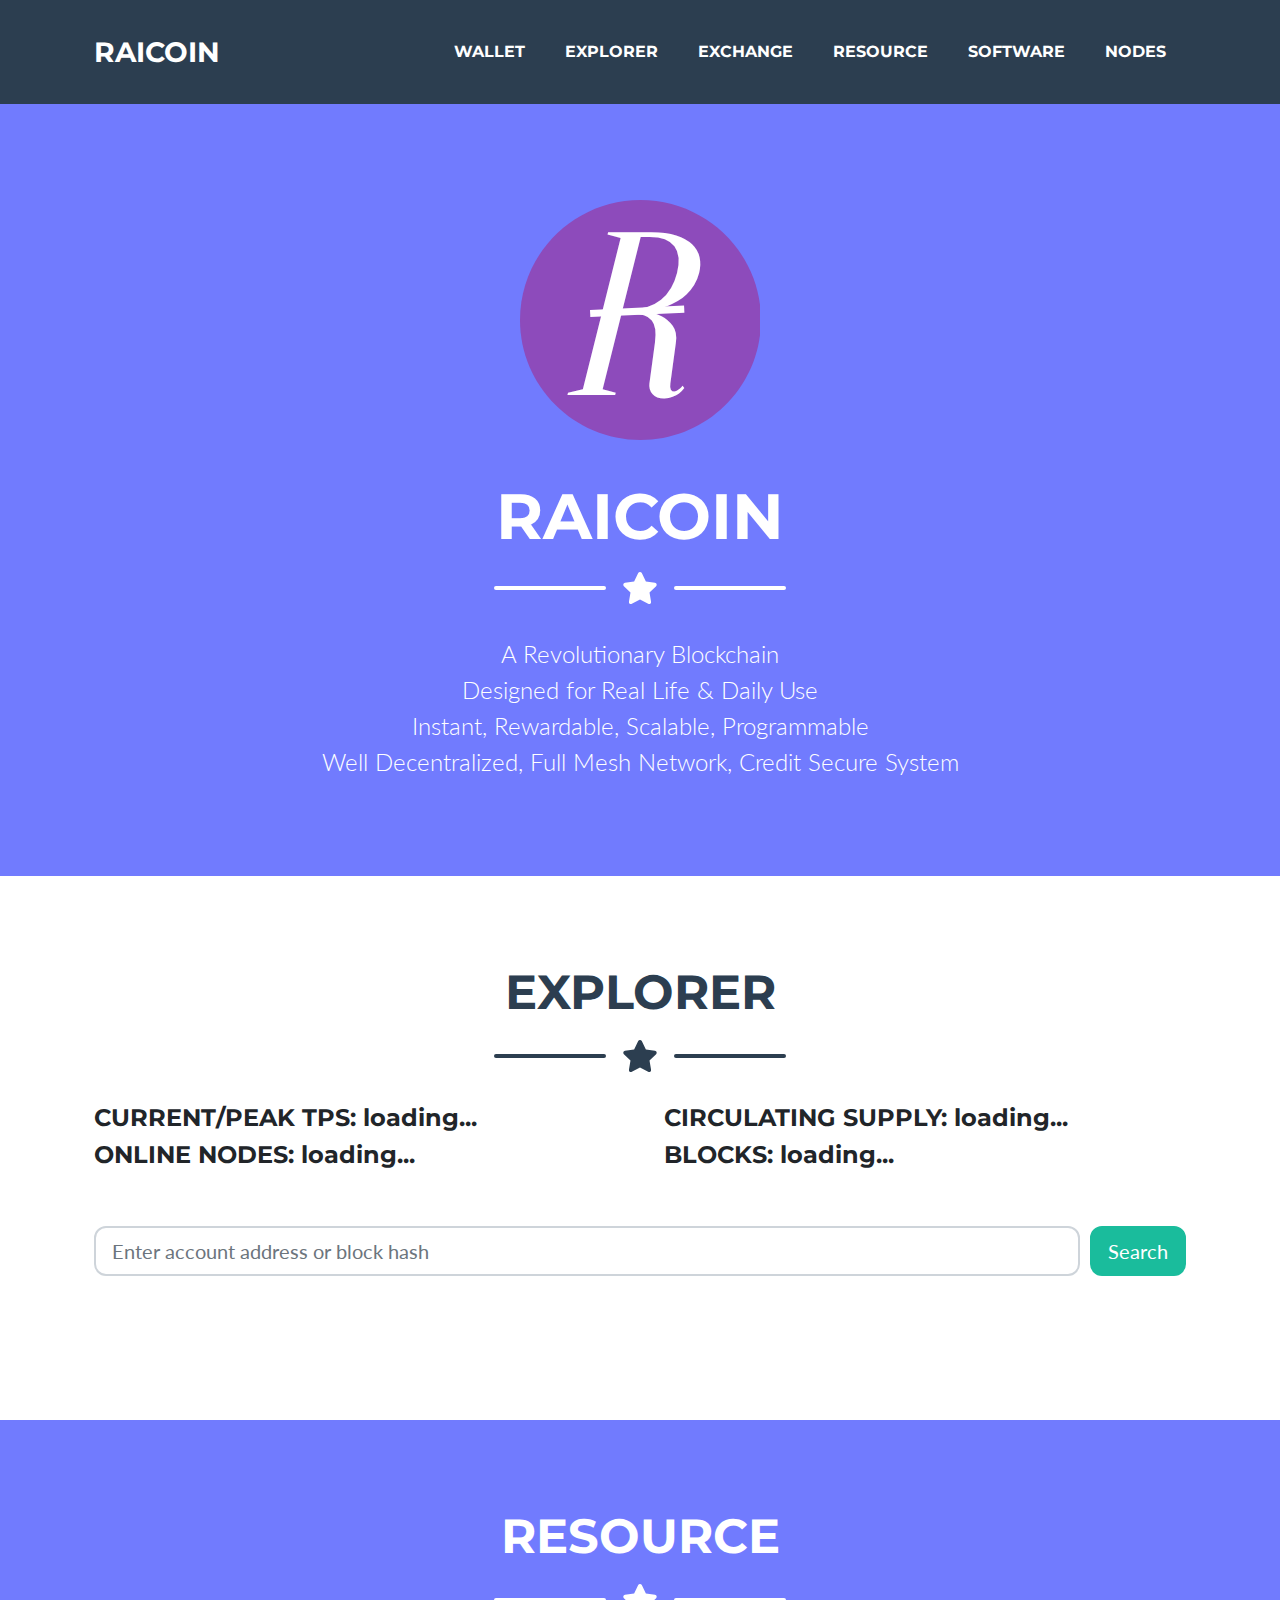
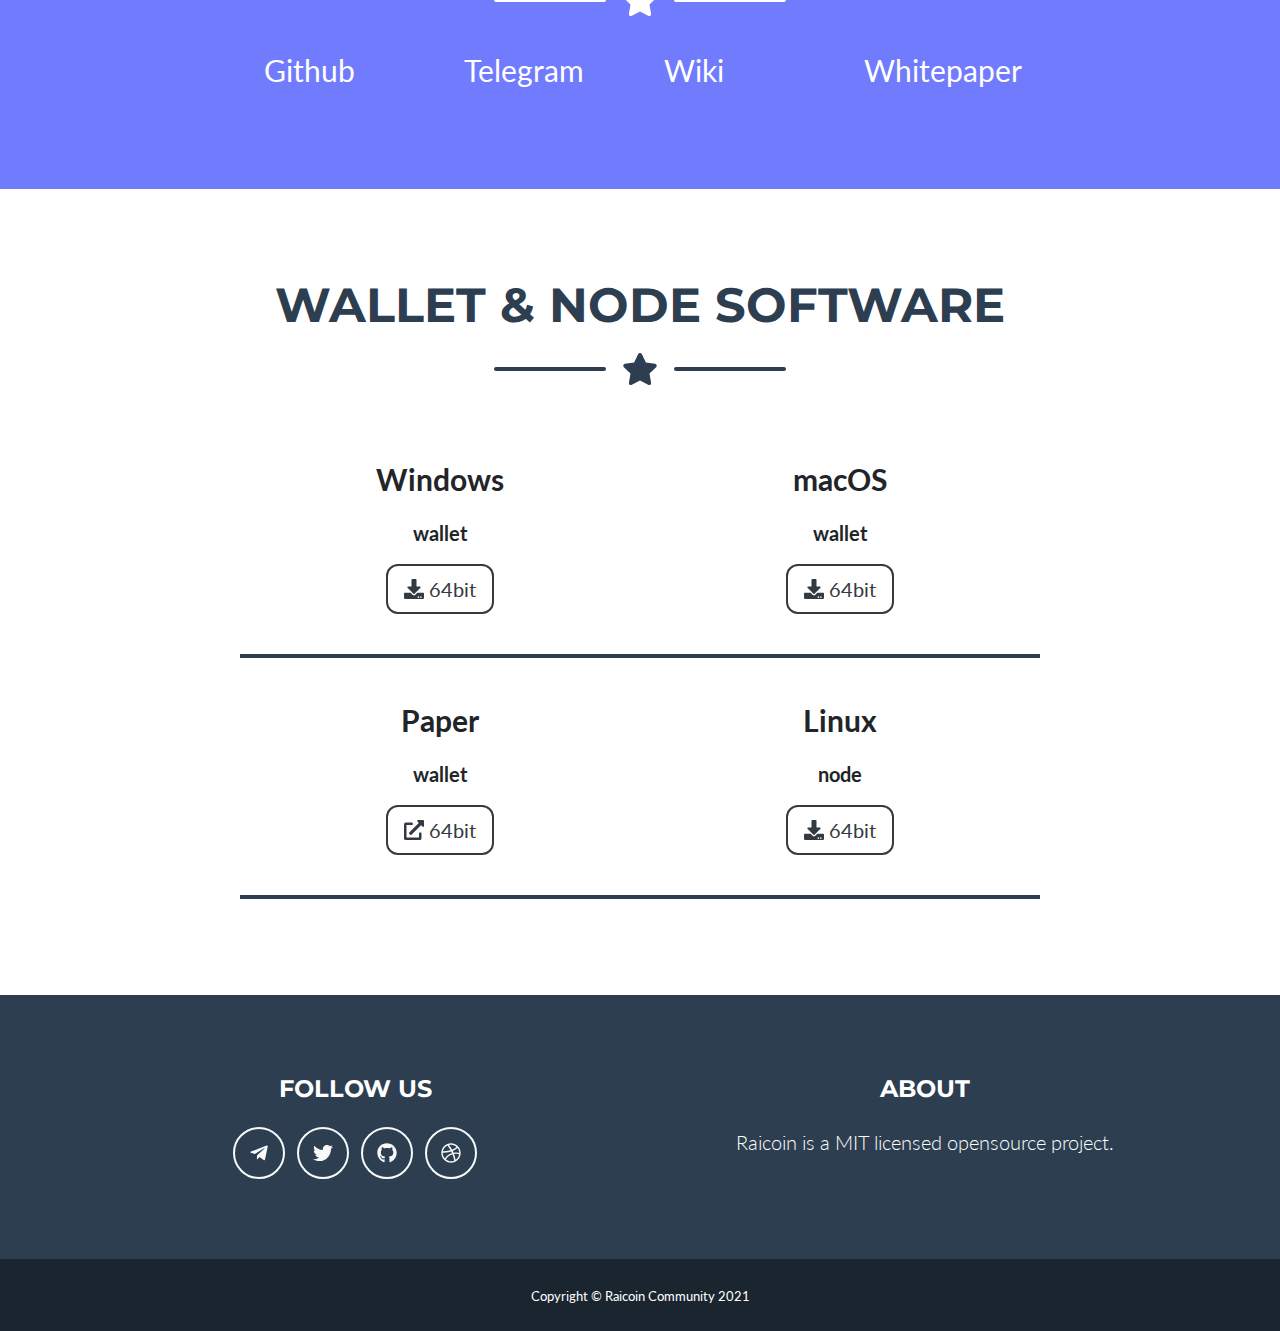
<file: index.html>
<!DOCTYPE html>
<html lang="en">

<head>
    <meta charset="utf-8" />
    <meta name="viewport" content="width=device-width, initial-scale=1, shrink-to-fit=no" />
    <meta name="description" content="" />
    <meta name="author" content="" />
    <meta property="og:title" content="Raicoin (RAI)" />
    <meta property="og:site_name" content="Raicoin official site"/>
    <meta property="og:description" content="Raicoin is a novel block lattice coin designed for real life and daily use" />
    <meta property="og:image" content="https://raicoin.org/assets/img/logo.png" />
    <title>Raicoin - A novel DDPoS blockchain</title>
    <!-- Favicon-->
    <link rel="apple-touch-icon" sizes="180x180" href="/apple-touch-icon.png">
    <link rel="icon" type="image/png" sizes="32x32" href="/favicon-32x32.png">
    <link rel="icon" type="image/png" sizes="16x16" href="/favicon-16x16.png">
    <link rel="manifest" href="/site.webmanifest">
    <link rel="mask-icon" href="/safari-pinned-tab.svg" color="#5bbad5">
    <meta name="msapplication-TileColor" content="#00aba9">
    <meta name="theme-color" content="#ffffff">
    <!-- Font Awesome icons (free version)-->
    <script src="js/fontawesome/v5.13.0/all.js"></script>
    <!-- Google fonts-->
    <link href="https://fonts.googleapis.com/css?family=Montserrat:400,700" rel="stylesheet" type="text/css" />
    <link href="https://fonts.googleapis.com/css?family=Lato:400,700,400italic,700italic" rel="stylesheet"
        type="text/css" />
    <!-- Core theme CSS (includes Bootstrap)-->
    <link href="css/styles.css" rel="stylesheet" />
</head>

<body id="page-top">
    <!-- Navigation-->
    <nav class="navbar navbar-expand-lg bg-secondary text-uppercase fixed-top" id="mainNav">
        <div class="container">
            <a class="navbar-brand js-scroll-trigger" href="#page-top">Raicoin</a>
            <button
                class="navbar-toggler navbar-toggler-right text-uppercase font-weight-bold bg-primary text-white rounded"
                type="button" data-toggle="collapse" data-target="#navbarResponsive" aria-controls="navbarResponsive"
                aria-expanded="false" aria-label="Toggle navigation">
                Menu
                <i class="fas fa-bars"></i>
            </button>
            <div class="collapse navbar-collapse" id="navbarResponsive">
                <ul class="navbar-nav ml-auto">
                    <li class="nav-item mx-0 mx-lg-1"><a class="nav-link py-3 px-0 px-lg-3 rounded js-scroll-trigger"
                            href="https://raiwallet.org/" target="_blank">Wallet</a></li>
                    <li class="nav-item mx-0 mx-lg-1"><a class="nav-link py-3 px-0 px-lg-3 rounded js-scroll-trigger"
                            href="#explorer">Explorer</a></li>
                    <li class="nav-item mx-0 mx-lg-1"><a class="nav-link py-3 px-0 px-lg-3 rounded js-scroll-trigger"
                            href="https://pancakeswap.finance/info/token/0x64EF755D5A2627538CAA3Eb62ee07f96f9B608E4" target="_blank">Exchange</a></li>
                    <li class="nav-item mx-0 mx-lg-1"><a class="nav-link py-3 px-0 px-lg-3 rounded js-scroll-trigger"
                            href="#resource">Resource</a></li>
                    <li class="nav-item mx-0 mx-lg-1"><a class="nav-link py-3 px-0 px-lg-3 rounded js-scroll-trigger"
                            href="#software">Software</a></li>
                    <li class="nav-item mx-0 mx-lg-1"><a class="nav-link py-3 px-0 px-lg-3 rounded js-scroll-trigger"
                            href="./nodes.html">Nodes</a></li>
                </ul>
            </div>
        </div>
    </nav>
    <!-- Masthead-->
    <header class="masthead bg-primary text-white text-center">
        <div class="container d-flex align-items-center flex-column">
            <!-- Masthead Avatar Image-->
            <img class="masthead-avatar mb-5" src="assets/img/logo.svg" alt="" />
            <!-- Masthead Heading-->
            <h1 class="masthead-heading text-uppercase mb-0">RAICOIN</h1>
            <!-- Icon Divider-->
            <div class="divider-custom divider-light">
                <div class="divider-custom-line"></div>
                <div class="divider-custom-icon"><i class="fas fa-star"></i></div>
                <div class="divider-custom-line"></div>
            </div>
            <!-- Masthead Subheading-->
            <p class="masthead-subheading font-weight-light mb-0">
                A Revolutionary Blockchain
                </br>
                Designed for Real Life & Daily Use
                </br>
                Instant, Rewardable, Scalable, Programmable
                </br>
                Well Decentralized, Full Mesh Network, Credit Secure System
                
    </p>
        </div>
    </header>
    <!-- Explorer Section-->
    <section class="page-section portfolio" id="explorer">
        <div class="container">
            <!-- Explorer Section Heading-->
            <h2 class="page-section-heading text-center text-uppercase text-secondary mb-0">Explorer</h2>
            <!-- Icon Divider-->
            <div class="divider-custom">
                <div class="divider-custom-line"></div>
                <div class="divider-custom-icon"><i class="fas fa-star"></i></div>
                <div class="divider-custom-line"></div>
            </div>
            <div class="row">
                <h4 class="col-sm-6" id="tps">CURRENT/PEAK TPS:&nbsp;loading...</h4>
                <h4 class="col-sm-6" id="supply">CIRCULATING SUPPLY:&nbsp;loading...</h4>
                <h4 class="col-sm-6" id="peers">ONLINE NODES:&nbsp;loading...</h4>
                <h4 class="col-sm-6" id="blocks">BLOCKS:&nbsp;loading...</h4>
            </div>
            <form class="my-5" action="explorer.html" method="GET">
                <div class="form-row">
                    <div class="col-md">
                        <input type="text" class="form-control form-control-lg" value="" id="search" placeholder="Enter account address or block hash" name="search">
                    </div>
                    <div class="col-auto mt-2 mt-md-0">
                        <button class="btn btn-primary btn-lg"><span>Search</span></button>
                    </div>
                </div>
            </form>
        </div>
    </section>
    <!-- Resource Section-->
    <section class="page-section bg-primary text-white mb-0" id="resource">
        <div class="container" style="max-width: 800px;">
            <!-- Resource Section Heading-->
            <h2 class="page-section-heading text-center text-uppercase text-white">Resource</h2>
            <!-- Icon Divider-->
            <div class="divider-custom divider-light">
                <div class="divider-custom-line"></div>
                <div class="divider-custom-icon"><i class="fas fa-star"></i></div>
                <div class="divider-custom-line"></div>
            </div>
            <!-- Resource Grid Items-->
            <div class="row">
                <!-- Resource Item 1-->
                <div class="col-sm-3 portfolio-item">
                    <a target="_blank" href="https://github.com/raicoincommunity" style="font-size: 30px; color:white;">Github</a>
                </div>
                <!-- Resource Item 2-->
                <div class="col-sm-3 portfolio-item">
                    <a target="_blank" href="https://t.me/RaicoinOfficial" style="font-size: 30px; color:white;">Telegram</a>
                </div>
                <!-- Resource Item 3-->
                <div class="col-sm-3 portfolio-item">
                    <a target="_blank" href="https://github.com/raicoincommunity/Raicoin/wiki" style="font-size: 30px; color:white;">Wiki</a>
                </div>
                <!-- Resource Item 4-->
                <div class="col-sm-3 portfolio-item">
                    <a target="_blank" href="https://github.com/raicoincommunity/Raicoin/wiki/Whitepaper-V1.0" style="font-size: 30px; color:white;">Whitepaper</a>
                </div>
                <!-- Portfolio Item 5-->

                <!-- Portfolio Item 6-->
            </div>
        </div>
    </section>
    <!-- Wallet Section-->
    <section class="page-section" id="software">
        <div class="container" style="max-width: 800px;">
            <!-- Wallet Section Heading-->
            <h2 class="page-section-heading text-center text-uppercase text-secondary mb-0">Wallet & Node Software</h2>
            <!-- Icon Divider-->
            <div class="divider-custom">
                <div class="divider-custom-line"></div>
                <div class="divider-custom-icon"><i class="fas fa-star"></i></div>
                <div class="divider-custom-line"></div>
            </div>

            <div class="row">
                <div class="col-sm-6 portfolio-item"
                    style="margin-top: 40px; padding-bottom: 24px; border-bottom: 4px solid #2C3E50;">
                    <p style="text-align: center; font-weight: bold; font-size: 30px;">Windows</p>
                    <p>
                    </p>
                    <p style="text-align: center; font-weight: bold; font-size: 20px; margin-top: 10px;">wallet</p>
                    <p style="text-align: center;">
                        <a href="https://github.com/raicoincommunity/Raicoin/releases/download/V1.7.0/rai_wallet-1.7.0-win64.exe" class="btn btn-lg btn-outline-dark">
                            <i class="fa fa-download"></i> 64bit 
                        </a>
                    </p>
                </div>
                
                <div class="col-sm-6 portfolio-item"
                    style="margin-top: 40px; padding-bottom: 24px; border-bottom: 4px solid #2C3E50;">
                    <p style="text-align: center; font-weight: bold; font-size: 30px;">macOS</p>
                    <p>
                    </p>
                    <p style="text-align: center; font-weight: bold; font-size: 20px; margin-top: 10px;">wallet</p>
                    <p style="text-align: center;">
                        <a href="https://github.com/raicoincommunity/Raicoin/releases/download/V1.7.0/rai_wallet-1.7.0-Darwin.dmg" class="btn btn-lg btn-outline-dark">
                            <i class="fa fa-download"></i> 64bit 
                        </a>
                    </p>
                </div>

                <div class="col-sm-6 portfolio-item"
                    style="margin-top: 40px; padding-bottom: 24px; border-bottom: 4px solid #2C3E50;">
                    <p style="text-align: center; font-weight: bold; font-size: 30px;">Paper</p>
                    <p></p>
                    <p style="text-align: center; font-weight: bold; font-size: 20px; margin-top: 10px;">wallet</p>
                    <p style="text-align: center;">
                        <a href="https://raiapps.link/paperwallet/" class="btn btn-lg btn-outline-dark">
                            <i class="fa fa-external-link-alt"></i> 64bit 
                        </a>
                    </p>
                </div>

                <div class="col-sm-6 portfolio-item"
                    style="margin-top: 40px; padding-bottom: 24px; border-bottom: 4px solid #2C3E50;">
                    <p style="text-align: center; font-weight: bold; font-size: 30px;">Linux</p>
                    <p></p>
                    <p style="text-align: center; font-weight: bold; font-size: 20px; margin-top: 10px;">node</p>
                    <p style="text-align: center;">
                        <a href="https://github.com/raicoincommunity/Raicoin/releases/download/V1.7.0/rai_node" class="btn btn-lg btn-outline-dark">
                            <i class="fa fa-download"></i> 64bit 
                        </a>
                    </p>
                </div>

            </div>
        </div>
    </section>
    <!-- Footer-->
    <footer class="footer text-center">
        <div class="container">
            <div class="row">
                <!-- Footer Social Icons-->
                <div class="col-lg-6 mb-5 mb-lg-0">
                    <h4 class="text-uppercase mb-4">Follow us</h4>
                    <a class="btn btn-outline-light btn-social mx-1" href="https://t.me/RaicoinOfficial"><i
                            class="fab fa-fw fa-telegram-plane"></i></a>
                    <a class="btn btn-outline-light btn-social mx-1" href="https://twitter.com/RaicoinC"><i
                            class="fab fa-fw fa-twitter"></i></a>
                    <a class="btn btn-outline-light btn-social mx-1" href="https://github.com/raicoincommunity"><i class="fab fa-fw fa-github"></i></a>
                    <a class="btn btn-outline-light btn-social mx-1" href="https://bitcointalk.org/index.php?topic=5188094.0"><i class="fab fa-fw fa-dribbble"></i></a>
                </div>
                <!-- Footer About Text-->
                <div class="col-lg-6">
                    <h4 class="text-uppercase mb-4">About</h4>
                    <p class="lead mb-0">
                        Raicoin is a  MIT licensed opensource project.
                    </p>
                </div>
            </div>
        </div>
    </footer>
    <!-- Copyright Section-->
    <div class="copyright py-4 text-center text-white">
        <div class="container"><small>Copyright © Raicoin Community 2021</small></div>
    </div>
    <!-- Scroll to Top Button (Only visible on small and extra-small screen sizes)-->
    <div class="scroll-to-top d-lg-none position-fixed">
        <a class="js-scroll-trigger d-block text-center text-white rounded" href="#page-top"><i
                class="fa fa-chevron-up"></i></a>
    </div>

    <!-- Bootstrap core JS-->
    <script src="js/jquery/3.5.1/jquery.min.js"></script>
    <script src="js/bootstrap/4.5.0/bootstrap.bundle.min.js"></script>
    <!-- Third party plugin JS-->
    <script src="js/jquery-easing/1.4.1/jquery.easing.min.js"></script>
    <!-- Core theme JS-->
    <script src="js/scripts.js"></script>
    <script src="js/util.js"></script>
    <script src="js/search.js"></script>
    <script>
        $(function(){
            var api = "https://rpc.raicoin.org";

            var parseTps = function(data){
                var success = 'now' in data && 'max' in data;
                if (!success)
                {
                    return;
                }
                $('#tps').text('CURRENT/PEAK TPS: ' + data['now'] + '/' + data['max']);
            };

            var getTps = function(){
                $.ajax({
                    type: "POST",
                    url: api,
                    data: JSON.stringify({ 'action': 'tps'}),
                    contentType: "application/json; charset=utf-8",
                    dataType: "json",
                    success: parseTps
                });
            };

            var parseSupply = function(data){
                if (!('amount_in_rai' in data))
                {
                    return;
                }
                var supply =  $.formatSupply(data['amount_in_rai'].split('.')[0]);
                $('#supply').text('CIRCULATING SUPPLY: ' + supply + ' RAI');
            };

            var getSupply = function(){
                $.ajax({
                    type: "POST",
                    url: api,
                    data: JSON.stringify({ 'action': 'supply'}),
                    contentType: "application/json; charset=utf-8",
                    dataType: "json",
                    success: parseSupply
                });
            };

            var parsePeers = function(data){
                var success = 'count' in data;
                if (!success)
                {
                    return;
                }
                $('#peers').text('ONLINE NODES: ' + $.formatInt(data['count']));
            };

            var getPeers = function(){
                $.ajax({
                    type: "POST",
                    url: api,
                    data: JSON.stringify({ 'action': 'peer_count'}),
                    contentType: "application/json; charset=utf-8",
                    dataType: "json",
                    success: parsePeers
                });
            };

            var parseBlocks = function(data){
                var success = 'count' in data;
                if (!success)
                {
                    return;
                }
                $('#blocks').text('BLOCKS: ' + $.formatInt(data['count']));
            };

            var getBlocks = function(){
                $.ajax({
                    type: "POST",
                    url: api,
                    data: JSON.stringify({ 'action': 'block_count'}),
                    contentType: "application/json; charset=utf-8",
                    dataType: "json",
                    success: parseBlocks
                });
            };

            getTps();
            getSupply();
            getPeers();
            getBlocks();

            setInterval(getTps, 3000);
            setInterval(getSupply, 5000);
            setInterval(getPeers, 10000);
            setInterval(getBlocks, 3000);
        });

    </script>
    </body>

</html>
</file>
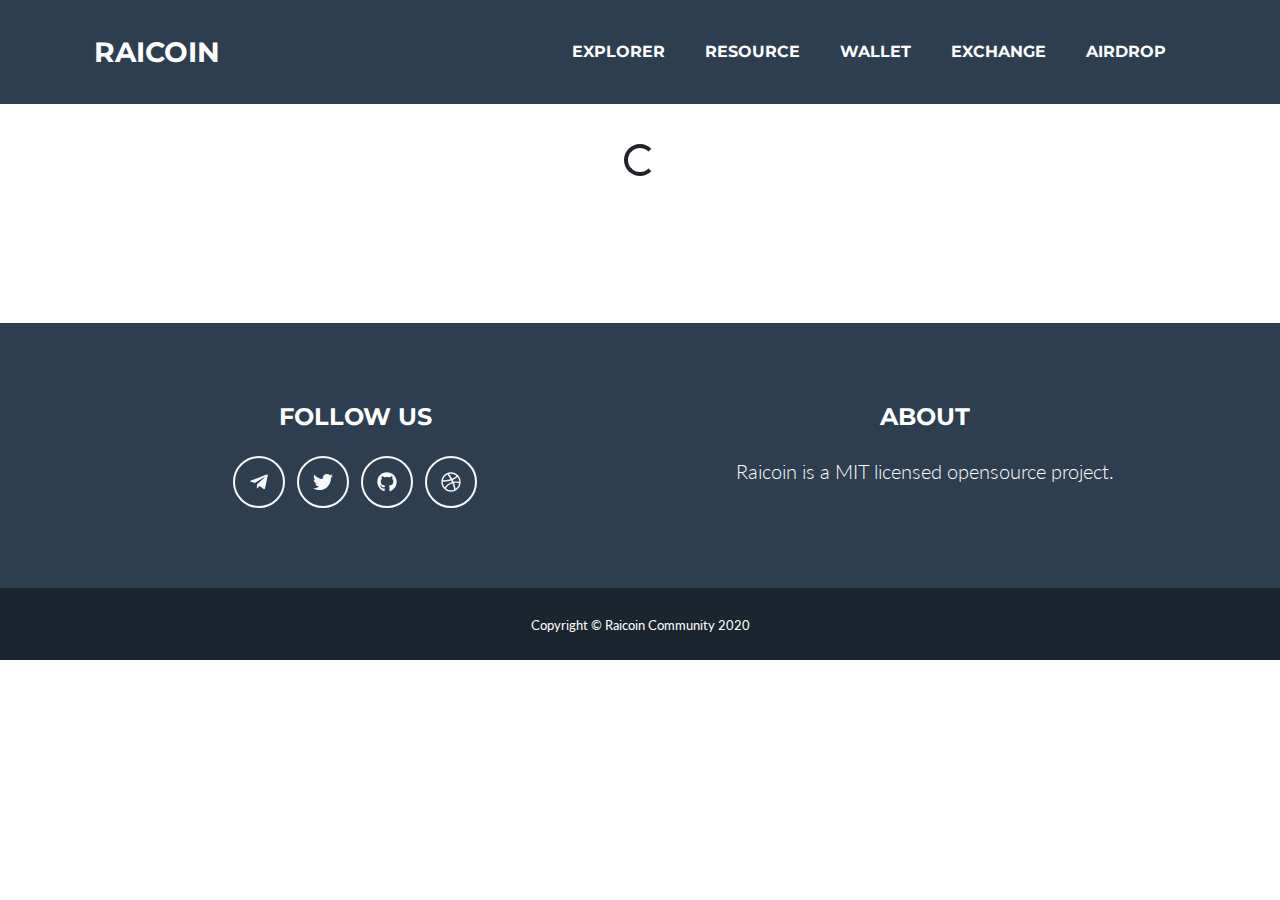
<file: airdrop.html>
<!DOCTYPE html>
<html lang="en">

<head>
    <meta charset="utf-8" />
    <meta name="viewport" content="width=device-width, initial-scale=1, shrink-to-fit=no" />
    <meta name="description" content="" />
    <meta name="author" content="" />
    <title>Online Statistics and Expected Daily Airdrop - Raicoin</title>
    <!-- Favicon-->
    <link rel="icon" type="image/png" href="assets/img/favicon.png" />
    <!-- Font Awesome icons (free version)-->
    <script src="js/fontawesome/v5.13.0/all.js"></script>
    <!-- Google fonts-->
    <link href="https://fonts.googleapis.com/css?family=Montserrat:400,700" rel="stylesheet" type="text/css" />
    <link href="https://fonts.googleapis.com/css?family=Lato:400,700,400italic,700italic" rel="stylesheet"
        type="text/css" />
    <!-- Core theme CSS (includes Bootstrap)-->
    <link href="css/styles.css" rel="stylesheet" />
</head>

<body id="page-top">
    <!-- Navigation-->
    <nav class="navbar navbar-expand-lg bg-secondary text-uppercase fixed-top" id="mainNav">
        <div class="container">
            <a class="navbar-brand js-scroll-trigger" href="./index.html">Raicoin</a>
            <button
                class="navbar-toggler navbar-toggler-right text-uppercase font-weight-bold bg-primary text-white rounded"
                type="button" data-toggle="collapse" data-target="#navbarResponsive" aria-controls="navbarResponsive"
                aria-expanded="false" aria-label="Toggle navigation">
                Menu
                <i class="fas fa-bars"></i>
            </button>
            <div class="collapse navbar-collapse" id="navbarResponsive">
              <ul class="navbar-nav ml-auto">
                <li class="nav-item mx-0 mx-lg-1"><a class="nav-link py-3 px-0 px-lg-3 rounded js-scroll-trigger"
                        href="./index.html#explorer">Explorer</a></li>
                <li class="nav-item mx-0 mx-lg-1"><a class="nav-link py-3 px-0 px-lg-3 rounded js-scroll-trigger"
                        href="./index.html#resource">Resource</a></li>
                <li class="nav-item mx-0 mx-lg-1"><a class="nav-link py-3 px-0 px-lg-3 rounded js-scroll-trigger"
                        href="./index.html#wallet">Wallet</a></li>
                <li class="nav-item mx-0 mx-lg-1"><a class="nav-link py-3 px-0 px-lg-3 rounded js-scroll-trigger" href="https://atomars.com/trading/RAIUSDT">Exchange</a></li>
              <li class="nav-item mx-0 mx-lg-1"><a class="nav-link py-3 px-0 px-lg-3 rounded js-scroll-trigger"
                href="./airdrop.html">Airdrop</a></li>
              </ul>
            </div>
        </div>
    </nav>
    <!-- Airdrop Section-->
    <section class="page-section">
        <div class="text-center mt-5" id="load">
            <div class="spinner-border" role="status">
                <span class="sr-only">Loading...</span>
            </div>
        </div>

        <div class="text-center mt-5">
          <p id="error" class="d-none"></p>
        </div>
    
       <div class="container mt-3 d-none" id="airdrops">
            <table class="table table-striped" >
              <thead>
                <tr>
                    <th scope="col">#</th>
                    <th scope="col">Representative</th>
                    <th scope="col">
                        <div data-toggle="tooltip" data-placement="right" title="Airdrop is based on counted online days, it's updated at 00:00:00 UTC everyday">Online Days (counted)</div>
                    </th>
                    <th scope="col">Online Days (real time)</th>
                    <th scope="col">
                        <div data-toggle="tooltip" data-placement="right" title="If qualified for today's airdrop">Qualified</div>
                    </th>
                    <th scope="col">
                        <div data-toggle="tooltip" data-placement="right" title="Release with average 24 hours delay">Expected Daily Airdrop</div>
                    </th>
                </tr>
              </thead>
              <tbody>
              </tbody>
            </table>
        </div>
    </section>

    <!-- Footer-->
    <footer class="footer text-center">
        <div class="container">
            <div class="row">
                <!-- Footer Social Icons-->
                <div class="col-lg-6 mb-5 mb-lg-0">
                    <h4 class="text-uppercase mb-4">Follow us</h4>
                    <a class="btn btn-outline-light btn-social mx-1" href="https://t.me/RaicoinOfficial"><i
                      class="fab fa-fw fa-telegram-plane"></i></a>
                    <a class="btn btn-outline-light btn-social mx-1" href="https://twitter.com/RaicoinC"><i
                        class="fab fa-fw fa-twitter"></i></a>
                <a class="btn btn-outline-light btn-social mx-1" href="https://github.com/raicoincommunity"><i class="fab fa-fw fa-github"></i></a>
                    <a class="btn btn-outline-light btn-social mx-1" href="https://bitcointalk.org/index.php?topic=5188094.0"><i class="fab fa-fw fa-dribbble"></i></a>
          </div>
                <!-- Footer About Text-->
                <div class="col-lg-6">
                    <h4 class="text-uppercase mb-4">About</h4>
                    <p class="lead mb-0">
                        Raicoin is a  MIT licensed opensource project.
                    </p>
                </div>
            </div>
        </div>
    </footer>
    <!-- Copyright Section-->
    <div class="copyright py-4 text-center text-white">
        <div class="container"><small>Copyright © Raicoin Community 2020</small></div>
    </div>
    <!-- Scroll to Top Button (Only visible on small and extra-small screen sizes)-->
    <div class="scroll-to-top d-lg-none position-fixed">
        <a class="js-scroll-trigger d-block text-center text-white rounded" href="#page-top"><i
                class="fa fa-chevron-up"></i></a>
    </div>

    <!-- Bootstrap core JS-->
    <script src="js/jquery/3.5.1/jquery.min.js"></script>
    <script src="js/bootstrap/4.5.0/bootstrap.bundle.min.js"></script>
    <!-- Third party plugin JS-->
    <script src="js/jquery-easing/1.4.1/jquery.easing.min.js"></script>
    <!-- Core theme JS-->
    <script src="js/scripts.js"></script>
    <script src="js/util.js"></script>
    <script src="js/search.js"></script>
    <script>
        $(function(){
          var error = false;
          var daily_airdrop = 0;
          var counted_total = 0;
          var stats_today = null;
          var stats_yesterday = null;
          var stats_before_yesterday = null;
          var invited_reps = null;
          var api = "https://airdrop.raicoin.org/stat/cumulative/";

          var mergeData = function(){
            var result = {};
            for (var i = 0; i < stats_today.length; ++i)
            {
                var v = stats_today[i];
                if (!(v['rep'] in result))
                {
                    result[v['rep']] = {'today': 0, 'yesterday': 0, 'before_yesterday': 0, 'rep': v['rep']}
                }
                result[v['rep']]['today'] = v['count'];
            }

            for (var i = 0; i < stats_yesterday.length; ++i)
            {
                var v = stats_yesterday[i];
                if (!(v['rep'] in result))
                {
                    result[v['rep']] = {'today': 0, 'yesterday': 0, 'before_yesterday': 0, 'rep': v['rep']}
                }
                result[v['rep']]['yesterday'] = v['count'];
            }

            for (var i = 0; i < stats_before_yesterday.length; ++i)
            {
                var v = stats_before_yesterday[i];
                if (!(v['rep'] in result))
                {
                    result[v['rep']] = {'today': 0, 'yesterday': 0, 'before_yesterday': 0, 'rep': v['rep']}
                }
                result[v['rep']]['before_yesterday'] = v['count'];
            }

            result = Object.values(result);
            result.sort(function (a, b){
                return b['today'] - a['today'];
            });
            return result;
          };

          var toLink = function(value){
            return '<a href="./explorer.html?search=' + value + '">' + value + '</a>';
          };

          var toDays = function(value){
            return (value / 288).toFixed(2);
          };

          var toQualified = function(item) {
            if (qualified(item))
            {
                return '<span class="badge badge-pill badge-success">YES</span>';
            }
            else
            {
                return '<span class="badge badge-pill badge-danger">NO</span>';
            }
          };

          var toExpected = function(item) {
            if (!qualified(item) || counted_total == 0)
            {
                return '';
            }

            if (daily_airdrop == 0)
            {
                return '0 RAI';
            }

            return (item['yesterday'] * daily_airdrop / counted_total).toFixed() + ' RAI';
          };

          var row = function(index, item){
            return '<tr>' +
              '<td>' + index + '</td>' +
              '<td style="font-family: Consolas">' + toLink(item['rep']) + '</td>' +
              '<td>' + toDays(item['yesterday']) + '</td>' +
              '<td>' + toDays(item['today']) + '</td>' +
              '<td>' + toQualified(item) + '</td>' +
              '<td>' + toExpected(item) + '</td>' +
              '</tr>';
          };

          var qualified = function(item) {
            if (item['yesterday'] == item['before_yesterday'] || item['yesterday'] == 0)
            {
                return false;
            }

            if (daily_airdrop <= 32000)
            {
                return true;
            }
            
            if (item['rep'] in invited_reps)
            {
                return true;
            }

            return false;
          };

          var countedTotal = function(merged) {
            var total = 0;
            for (var i = 0; i < merged.length; ++i)
            {
              if (qualified(merged[i]))
              {
                  total += merged[i]['yesterday'];
              }
            }
            return total;
          };

          var processSuccess = function(){
            if (error) return;
            if (stats_today === null || stats_yesterday === null || stats_before_yesterday === null || invited_reps === null)
            {
                return;
            }

            var data = mergeData();
            counted_total = countedTotal(data);

            var tbody = $('#airdrops tbody');
            for (var i = 0; i < data.length; ++i)
            {
              tbody.append(row(i + 1, data[i]));
            }

            $('#load').hide();
            $('#airdrops').removeClass('d-none');
          };

          var processError = function(data){
            if (error) return;
            if (data['status'] != 'success')
            {
              error = true;
              $('#load').hide();
              $('#error').text(data['reason']).removeClass("d-none");
              return;
            }
          };

          var parseStatsToday = function(data){
            processError(data);
            if (error) return;

            daily_airdrop = data['daily_airdrop'];
            stats_today = data['records'];
            processSuccess();
          };

          var parseStatsYesterday = function(data){
            processError(data);
            if (error) return;

            stats_yesterday = data['records'];
            processSuccess();
          };

          var parseStatsBeforeYesterday = function(data){
            processError(data);
            if (error) return;

            stats_before_yesterday = data['records'];
            processSuccess();
          };

          var parseInvitedReps = function(data) {
            var invited = {};
            var reps = data['representatives'];
            for (var i = 0; i < reps.length; ++i)
            {
                invited[reps[i]['account']] = reps[i]['description'];
            }
            invited_reps = invited;
            processSuccess();
          };

          var errorProcess = function(errMsg){
            $('#load').hide();
            $('#error').text("Error: failed to connect api server").removeClass("d-none");
          };

          $.ajax({
              type: "GET",
              url: api + "?day=today&d=xxx",
              contentType: "application/json; charset=utf-8",
              dataType: "json",
              success: parseStatsToday,
              failure: errorProcess
            });

            $.ajax({
              type: "GET",
              url: api + "?day=yesterday",
              contentType: "application/json; charset=utf-8",
              dataType: "json",
              success: parseStatsYesterday,
              failure: errorProcess
            });

            $.ajax({
              type: "GET",
              url: api + "?day=before_yesterday",
              contentType: "application/json; charset=utf-8",
              dataType: "json",
              success: parseStatsBeforeYesterday,
              failure: errorProcess
            });

            $.ajax({
              type: "GET",
              url: "https://airdrop.raicoin.org/invited/",
              contentType: "application/json; charset=utf-8",
              dataType: "json",
              success: parseInvitedReps,
              failure: errorProcess
            });
      }); 
    </script>
</body>

</html>
</file>
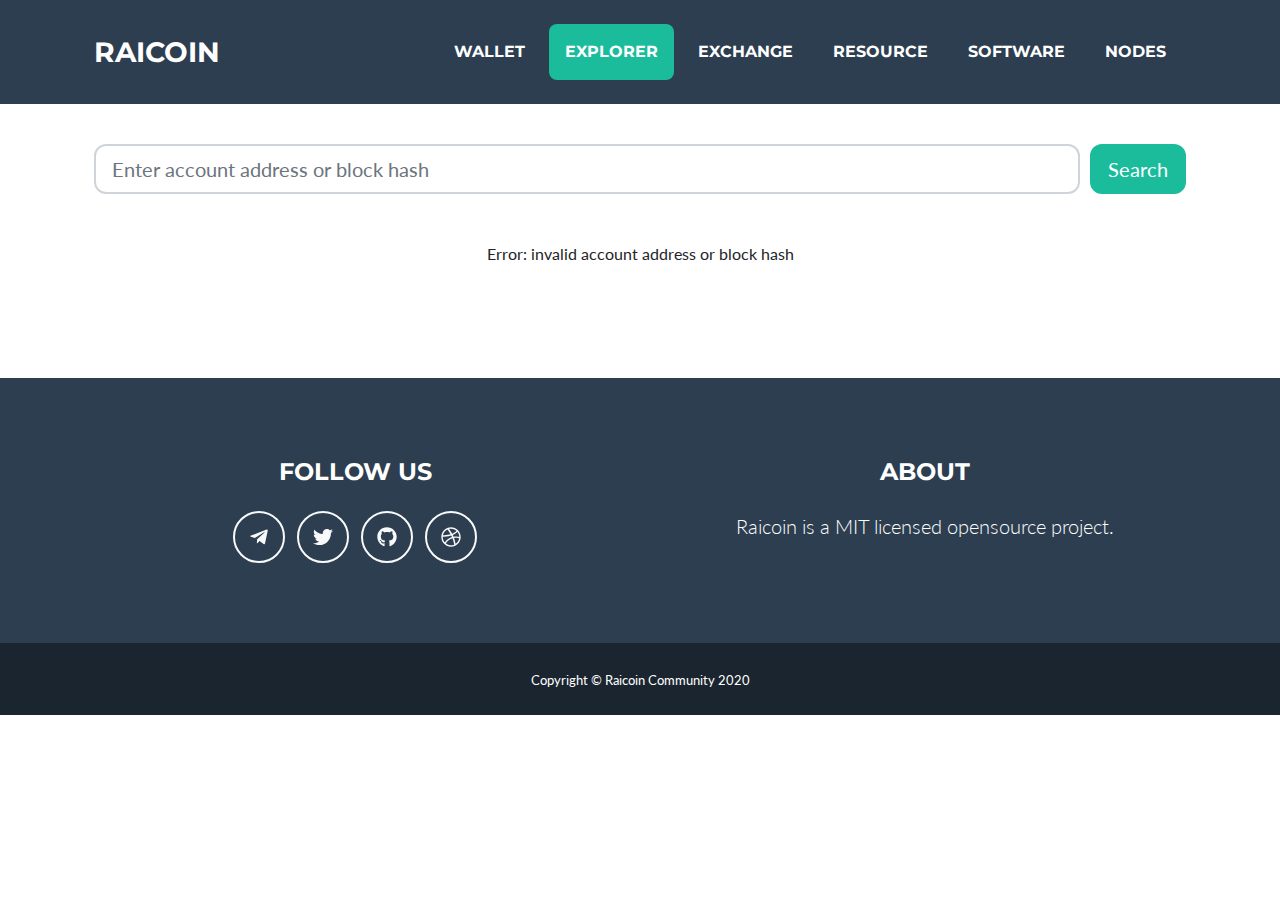
<file: explorer.html>
<!DOCTYPE html>
<html lang="en">

<head>
    <meta charset="utf-8" />
    <meta name="viewport" content="width=device-width, initial-scale=1, shrink-to-fit=no" />
    <meta name="description" content="" />
    <meta name="author" content="" />
    <title>Search the chain - Raicoin</title>
    <!-- Favicon-->
    <link rel="icon" type="image/png" href="assets/img/favicon.png" />
    <!-- Font Awesome icons (free version)-->
    <script src="js/fontawesome/v5.13.0/all.js"></script>
    <!-- Google fonts-->
    <link href="https://fonts.googleapis.com/css?family=Montserrat:400,700" rel="stylesheet" type="text/css" />
    <link href="https://fonts.googleapis.com/css?family=Lato:400,700,400italic,700italic" rel="stylesheet"
        type="text/css" />
    <!-- Core theme CSS (includes Bootstrap)-->
    <link href="css/styles.css" rel="stylesheet" />
</head>

<body id="page-top">
    <!-- Navigation-->
    <nav class="navbar navbar-expand-lg bg-secondary text-uppercase fixed-top" id="mainNav">
        <div class="container">
            <a class="navbar-brand js-scroll-trigger" href="./index.html">Raicoin</a>
            <button
                class="navbar-toggler navbar-toggler-right text-uppercase font-weight-bold bg-primary text-white rounded"
                type="button" data-toggle="collapse" data-target="#navbarResponsive" aria-controls="navbarResponsive"
                aria-expanded="false" aria-label="Toggle navigation">
                Menu
                <i class="fas fa-bars"></i>
            </button>
            <div class="collapse navbar-collapse" id="navbarResponsive">
              <ul class="navbar-nav ml-auto">
                <li class="nav-item mx-0 mx-lg-1"><a class="nav-link py-3 px-0 px-lg-3 rounded js-scroll-trigger"
                        href="https://raiwallet.org/" target="_blank">Wallet</a></li>
                <li class="nav-item mx-0 mx-lg-1"><a class="nav-link py-3 px-0 px-lg-3 rounded js-scroll-trigger"
                        href="#explorer">Explorer</a></li>
                <li class="nav-item mx-0 mx-lg-1"><a class="nav-link py-3 px-0 px-lg-3 rounded js-scroll-trigger"
                        href="https://pancakeswap.finance/info/token/0x64EF755D5A2627538CAA3Eb62ee07f96f9B608E4" target="_blank">Exchange</a></li>
                <li class="nav-item mx-0 mx-lg-1"><a class="nav-link py-3 px-0 px-lg-3 rounded js-scroll-trigger"
                        href="./index.html#resource">Resource</a></li>
                <li class="nav-item mx-0 mx-lg-1"><a class="nav-link py-3 px-0 px-lg-3 rounded js-scroll-trigger"
                        href="./index.html#software">Software</a></li>
                
                <li class="nav-item mx-0 mx-lg-1"><a class="nav-link py-3 px-0 px-lg-3 rounded js-scroll-trigger"
                        href="./nodes.html">Nodes</a></li>
              </ul>
            </div>
        </div>
    </nav>
    <!-- Explorer Section-->
    <section class="page-section portfolio" id="explorer">
        <div class="container">
            <form class="my-5" action="explorer.html" method="GET">
                <div class="form-row">
                    <div class="col-md">
                        <input type="text" class="form-control form-control-lg" value="" id="search" placeholder="Enter account address or block hash" name="search">
                    </div>
                    <div class="col-auto mt-2 mt-md-0">
                        <button class="btn btn-primary btn-lg"><span>Search</span></button>
                    </div>
                </div>
            </form>
        </div>
        <div class="text-center" id="load">
            <div class="spinner-border" role="status">
                <span class="sr-only">Loading...</span>
            </div>
        </div>
        <div class="text-center">
          <p id="error" class="d-none"></p>            
        </div>
      <div class="container d-none" id="account-info">
            <h2>Account Info:</h2>
            <table class="table table-striped" >
              <tbody>
              </tbody>
            </table>
        </div>
        <div class="container d-none" id="block-info">
            <h2>Block Info:</h2>
            <table class="table table-striped">
              <tbody>
              </tbody>
            </table>
        </div>  
        
        <div class="container d-none" id="delegator-list">
          <h2>
            <span id="toggle-delegators">
              <i class="fas fa-minus-circle fa-xs"></i>
            </span>
            Top Delegators:
          </h2>
          <div class="text-center" id="load-delegator-list">
            <div class="spinner-border" role="status">
                <span class="sr-only">Loading delegator list...</span>
            </div>
          </div>
          <table class="table table-striped d-none" id="table-delegators">
            <thead>
              <tr>
                  <th scope="col">#</th>
                  <th scope="col">Account</th>
                  <th scope="col">Type</th>
                  <th scope="col">Weight</th>
              </tr>
            </thead>
            <tbody>
            </tbody>
          </table>
          <div class="text-center">
            <p id="error-delegator-list" class="d-none"></p>            
          </div>
        </div>

        <div class="container d-none" id="rewardables">
          <h2>
            <span id="toggle-rewardables">
              <i class="fas fa-minus-circle fa-xs"></i>
            </span>
            Pending Rewardables:
          </h2>
          <div class="text-center" id="load-rewardables">
            <div class="spinner-border" role="status">
                <span class="sr-only">Loading pending rewardables...</span>
            </div>
          </div>
          <table class="table table-striped d-none" id="table-rewardables">
            <thead>
              <tr>
                  <th scope="col">#</th>
                  <th scope="col">Source</th>
                  <th scope="col">Amount</th>
                  <th scope="col">Release Time</th>
              </tr>
            </thead>
            <tbody>
            </tbody>
          </table>
          <div class="text-center">
            <p id="error-rewardables" class="d-none"></p>            
          </div>
        </div>

      
    </section>

    <!-- Footer-->
    <footer class="footer text-center">
        <div class="container">
            <div class="row">
                <!-- Footer Social Icons-->
                <div class="col-lg-6 mb-5 mb-lg-0">
                    <h4 class="text-uppercase mb-4">Follow us</h4>
                    <a class="btn btn-outline-light btn-social mx-1" href="https://t.me/RaicoinOfficial"><i
                      class="fab fa-fw fa-telegram-plane"></i></a>
                    <a class="btn btn-outline-light btn-social mx-1" href="https://twitter.com/RaicoinC"><i
                            class="fab fa-fw fa-twitter"></i></a>
                    <a class="btn btn-outline-light btn-social mx-1" href="https://github.com/raicoincommunity"><i class="fab fa-fw fa-github"></i></a>
                    <a class="btn btn-outline-light btn-social mx-1" href="https://bitcointalk.org/index.php?topic=5188094.0"><i class="fab fa-fw fa-dribbble"></i></a>
          </div>
                <!-- Footer About Text-->
                <div class="col-lg-6">
                    <h4 class="text-uppercase mb-4">About</h4>
                    <p class="lead mb-0">
                        Raicoin is a  MIT licensed opensource project.
                    </p>
                </div>
            </div>
        </div>
    </footer>
    <!-- Copyright Section-->
    <div class="copyright py-4 text-center text-white">
        <div class="container"><small>Copyright © Raicoin Community 2020</small></div>
    </div>
    <!-- Scroll to Top Button (Only visible on small and extra-small screen sizes)-->
    <div class="scroll-to-top d-lg-none position-fixed">
        <a class="js-scroll-trigger d-block text-center text-white rounded" href="#page-top"><i
                class="fa fa-chevron-up"></i></a>
    </div>

    <!-- Bootstrap core JS-->
    <script src="js/jquery/3.5.1/jquery.min.js"></script>
    <script src="js/bootstrap/4.5.0/bootstrap.bundle.min.js"></script>
    <!-- Third party plugin JS-->
    <script src="js/jquery-easing/1.4.1/jquery.easing.min.js"></script>
    <!-- Core theme JS-->
    <script src="js/scripts.js"></script>
    <script src="js/util.js"></script>
    <script src="js/search.js"></script>
    <script>
        $(function(){

          var hasDelegators = false;
          $("#toggle-delegators").click(function(){
            if (!hasDelegators) return;
            $(this).children().toggleClass("fa-minus-circle fa-plus-circle");
            $("#table-delegators").toggleClass("d-none");
          });

          var hasRewardables = false;
          $("#toggle-rewardables").click(function(){
            if (!hasRewardables) return;
            $(this).children().toggleClass("fa-minus-circle fa-plus-circle");
            $("#table-rewardables").toggleClass("d-none");
          });

          var toDate = function(timestamp) {
            timestamp = parseInt(timestamp) * 1000;
            var offsetMs = (new Date()).getTimezoneOffset() * 60 * 1000;
            timestamp -= offsetMs;
            var dateLocal = new Date(timestamp);
            var iso = dateLocal.toISOString();
            return iso.slice(0, 19).replace("T", " ");
          }

          var row = function(key, value){
            return '<tr>' +
              '<td>' + key + '</td>' +
			        '<td style="word-break:break-all; word-wrap:break-all;">' + value + '</td>' +
              '</tr>';
          };

          var toLink = function(value){
            return '<a href="./explorer.html?search=' + value + '">' + value + '</a>';
          };

          var rowDelegator = function(data, id) {
            return '<tr>' +
              '<td>' + id + '</td>' +
              '<td style="word-break:break-all; word-wrap:break-all;">' + toLink(data['account']) + '</td>' +
              '<td>' + data['type'] + '</td>' +
              '<td>' + $.formatInt(data['weight_in_rai'].split(' ')[0].split('.')[0]) + ' RAI' + '</td>' +
              '</tr>';
          }


          var rowRewardable = function(data, id) {
            return '<tr>' +
              '<td>' + id + '</td>' +
              '<td style="word-break:break-all; word-wrap:break-all;">' + toLink(data['hash']) + '</td>' +
              '<td>' + data['amount_in_rai'] + '</td>' +
              '<td>' + toDate(data['valid_timestamp']) + '</td>' +
              '</tr>';
          }

          var parseDelegatorList = function(data) {
            $('#load-delegator-list').hide();

            if ('error' in data) {
              if (!unknownAccountType) {
                $('#error-delegator-list').text(data['error']).removeClass("d-none");
              }
              return;
            }

            if (parseInt(data['count']) === 0) {
              if (!unknownAccountType) {
                $('#error-delegator-list').text('No delegators yet').removeClass("d-none");
              }
              return;
            }

            if (unknownAccountType) {
              $('#delegator-list').removeClass("d-none");
            }

            $('#delegator-list table').removeClass("d-none");
            var tbody = $('#delegator-list tbody');
            for (var i = 0; i < data['list'].length; ++i) {
              tbody.append(rowDelegator(data['list'][i], i + 1));
            }
            hasDelegators = true;
          }

          var errorProcessDelegatorList = function() {
            if (unknownAccountType) return;
            $('#load-delegator-list').hide();
            $('#error-delegator-list').text("Error: failed to connect api server").removeClass("d-none");
          }

          var unknownAccountType = false;
          var requestDelegators = function(account) {
            $.ajax({
              type: "POST",
              url: api,
              data: JSON.stringify({ action: 'delegator_list', representative: account, count: '100' }),
              contentType: "application/json; charset=utf-8",
              dataType: "json",
              success: parseDelegatorList,
              failure: errorProcessDelegatorList
            });
          }

          var parseRewardables = function(data) {
            $('#load-rewardables').hide();

            if ('error' in data) {
              if (!unknownAccountType) {
                $('#error-rewardables').text(data['error']).removeClass("d-none");
              }
              return;
            }

            if (!data['rewardables']) {
              if (!unknownAccountType) {
                $('#error-rewardables').text('No pending rewardables yet').removeClass("d-none");
              }
              return;
            }

            if (unknownAccountType) {
              $('#rewardables').removeClass("d-none");
            }

            $('#rewardables table').removeClass("d-none");
            var tbody = $('#rewardables tbody');
            for (var i = 0; i < data['rewardables'].length; ++i) {
              tbody.append(rowRewardable(data['rewardables'][i], i + 1));
            }
            hasRewardables = true;
          }

          var errorProcessRewardables = function() {
            if (unknownAccountType) return;
            $('#load-rewardables').hide();
            $('#error-rewardables').text("Error: failed to connect api server").removeClass("d-none");
          }

          var requestRewardables = function(account) {
            $.ajax({
              type: "POST",
              url: api,
              data: JSON.stringify({ action: 'rewardables', account: account, count: '100' }),
              contentType: "application/json; charset=utf-8",
              dataType: "json",
              success: parseRewardables,
              failure: errorProcessRewardables
            });
          }

          var parseAccountInfo = function(data){
            $('#load').hide();
            if ('error' in data)
            {
              var error = data['error'];
              if (error === 'The account does not exist') {
                error = 'The account has no transactions yet';
                unknownAccountType = true;
                requestDelegators(search);
                requestRewardables(search);
              }
              $('#error').text(error).removeClass("d-none");
              return;
            }
            var head = data['head_block'];

            var tbody = $('#account-info tbody');
            tbody.append(row('Type', data['type']));
            tbody.append(row('Account', data['account']));
            tbody.append(row('Balance', $.formatBalance(head['balance'])));
            var height = parseInt(head['height']);
            tbody.append(row('Blocks', height + 1));
            tbody.append(row("Credit", head['credit']));
            var max_tx = parseInt(head['credit']) * 20;
            tbody.append(row('Daily Transactions Limit', head['counter'] + ' / ' + max_tx));
            tbody.append(row('Forks / Restricted', data['forks'] + ' / ' + data['restricted']));
            tbody.append(row('Latest Block', toLink(data['head'])));
            if ('representative' in head)
            {
              tbody.append(row('Representative', toLink(head['representative'])));
            }

            $('#account-info').removeClass('d-none');

            if (data['type'] === 'representative') {
              $('#delegator-list').removeClass('d-none');
              requestDelegators(data['account']);
              $('#rewardables').removeClass('d-none');
              requestRewardables(data['account']);
            }
          };

          var parseBlockInfo = function(data){
            $('#load').hide();
            if ('error' in data)
            {
              $('#error').text(data['error']).removeClass("d-none");
              return;
            }
            console.log(data);
            if (data['status'] != 'success')
            {
              $('#error').text('The block doesn\'t exist').removeClass("d-none");
              return;
            }
            var hash = $.getUrlParameter('search');
            var block = data['block'];
            var tbody = $('#block-info tbody');
            tbody.append(row('Hash', hash.toUpperCase()));
            tbody.append(row('Account', toLink(block['account'])));
            tbody.append(row('Height', block['height']));
            tbody.append(row('Opcode', block['opcode']));
            tbody.append(row('Amount', $.formatBalance(data['amount'])));
            tbody.append(row('Credit', block['credit']));
            tbody.append(row('Counter', block['counter']));
            tbody.append(row('Balance', $.formatBalance(block['balance'])));
            tbody.append(row('Timestamp', toDate(block['timestamp'])));
            if ('representative' in block)
            {
              tbody.append(row('Representative', toLink(block['representative'])));
            }
            tbody.append(row('Link', toLink(block['link'])));
            tbody.append(row('Previous', toLink(block['previous'])));
            tbody.append(row('Successor', toLink(data['successor'])));

            if ('extensions' in block)
            {
              var extensions_size = parseInt(block['extensions_length']);
              tbody.append(row('Extensions Size', extensions_size));
              if (extensions_size > 0)
              {
                $.each(block['extensions'], function(i,v){
                  tbody.append(row('Extensions.' + v['type'], v['value']));
                });
              }
            }

            tbody.append(row('Signature', block['signature']));

            $('#block-info').removeClass('d-none');
          };

          var errorProcess = function(errMsg){
            $('#load').hide();
            $('#error').text("Error: failed to connect api server").removeClass("d-none");
          };

          var search = $.getUrlParameter('search');
          var api = "https://rpc.raicoin.org";
          if ($.validateAddress(search))
          {
            $.ajax({
              type: "POST",
              url: api,
              // The key needs to match your method's input parameter (case-sensitive).
              data: JSON.stringify({ 'action': 'account_info', 'account': search }),
              contentType: "application/json; charset=utf-8",
              dataType: "json",
              success: parseAccountInfo,
              failure: errorProcess
            });
          }
          else if ($.validateBlockHash(search))
          {
            $.ajax({
              type: "POST",
              url: api,
              // The key needs to match your method's input parameter (case-sensitive).
              data: JSON.stringify({ 'action': 'block_query', 'hash': search }),
              contentType: "application/json; charset=utf-8",
              dataType: "json",
              success: parseBlockInfo,
              failure: errorProcess
            });
          }
          else
          {
            $('#load').hide();
            $('#error').text("Error: invalid account address or block hash").removeClass("d-none");
          }
      }); 
    </script>
</body>

</html>
</file>
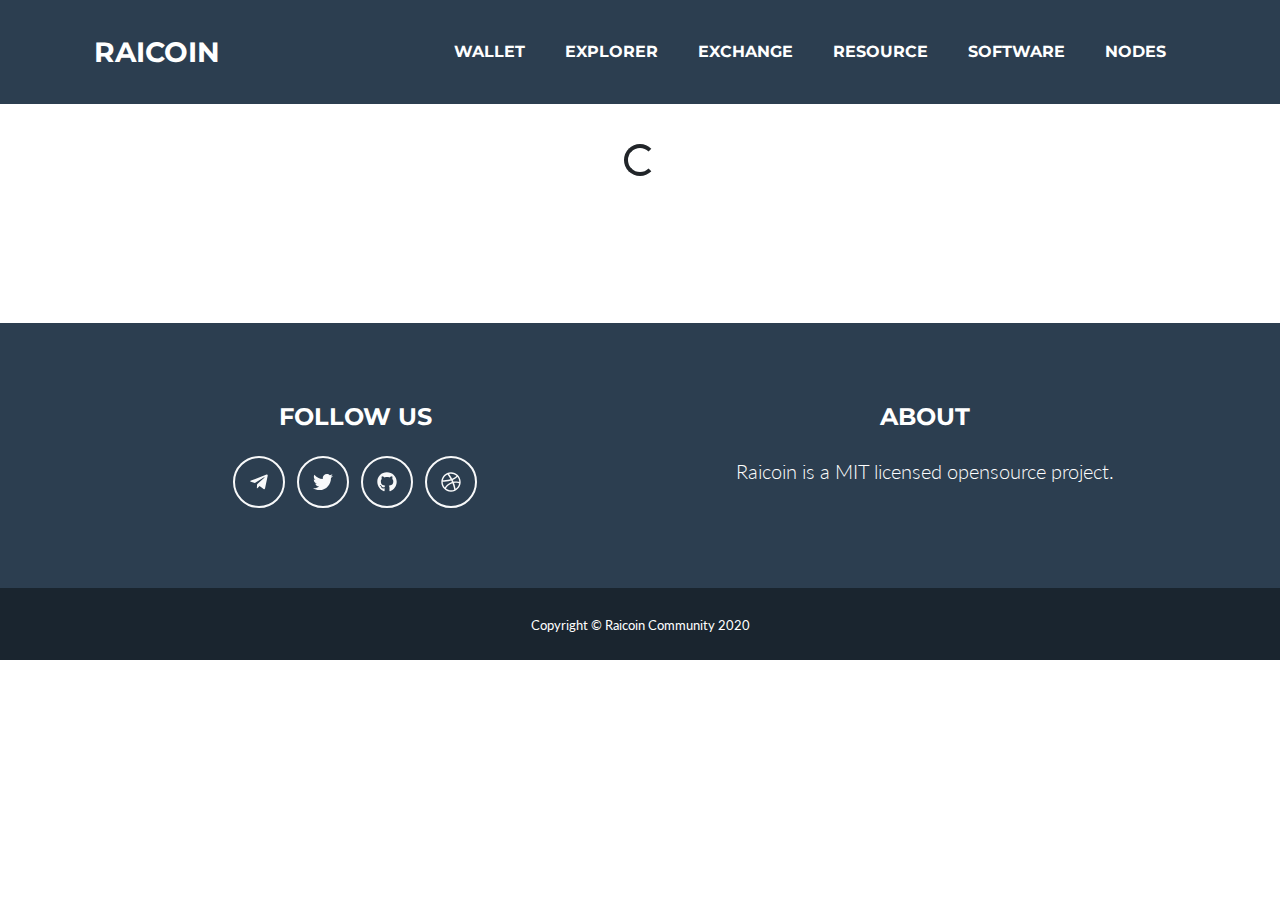
<file: nodes.html>
<!DOCTYPE html>
<html lang="en">

<head>
    <meta charset="utf-8" />
    <meta name="viewport" content="width=device-width, initial-scale=1, shrink-to-fit=no" />
    <meta name="description" content="" />
    <meta name="author" content="" />
    <title>Online Statistics and Expected Daily Airdrop - Raicoin</title>
    <!-- Favicon-->
    <link rel="icon" type="image/png" href="assets/img/favicon.png" />
    <!-- Font Awesome icons (free version)-->
    <script src="js/fontawesome/v5.13.0/all.js"></script>
    <!-- Google fonts-->
    <link href="https://fonts.googleapis.com/css?family=Montserrat:400,700" rel="stylesheet" type="text/css" />
    <link href="https://fonts.googleapis.com/css?family=Lato:400,700,400italic,700italic" rel="stylesheet"
        type="text/css" />
    <!-- Core theme CSS (includes Bootstrap)-->
    <link href="css/styles.css" rel="stylesheet" />
</head>

<body id="page-top">
    <!-- Navigation-->
    <nav class="navbar navbar-expand-lg bg-secondary text-uppercase fixed-top" id="mainNav">
        <div class="container">
            <a class="navbar-brand js-scroll-trigger" href="./index.html">Raicoin</a>
            <button
                class="navbar-toggler navbar-toggler-right text-uppercase font-weight-bold bg-primary text-white rounded"
                type="button" data-toggle="collapse" data-target="#navbarResponsive" aria-controls="navbarResponsive"
                aria-expanded="false" aria-label="Toggle navigation">
                Menu
                <i class="fas fa-bars"></i>
            </button>
            <div class="collapse navbar-collapse" id="navbarResponsive">
              <ul class="navbar-nav ml-auto">
                <li class="nav-item mx-0 mx-lg-1"><a class="nav-link py-3 px-0 px-lg-3 rounded js-scroll-trigger"
                        href="https://raiwallet.org/" target="_blank">Wallet</a></li>
                <li class="nav-item mx-0 mx-lg-1"><a class="nav-link py-3 px-0 px-lg-3 rounded js-scroll-trigger"
                        href="./index.html#explorer">Explorer</a></li>
                <li class="nav-item mx-0 mx-lg-1"><a class="nav-link py-3 px-0 px-lg-3 rounded js-scroll-trigger"
                        href="https://pancakeswap.finance/info/token/0x64EF755D5A2627538CAA3Eb62ee07f96f9B608E4" target="_blank">Exchange</a></li>
                <li class="nav-item mx-0 mx-lg-1"><a class="nav-link py-3 px-0 px-lg-3 rounded js-scroll-trigger"
                        href="./index.html#resource">Resource</a></li>
                <li class="nav-item mx-0 mx-lg-1"><a class="nav-link py-3 px-0 px-lg-3 rounded js-scroll-trigger"
                        href="./index.html#software">Software</a></li>
                
                <li class="nav-item mx-0 mx-lg-1"><a class="nav-link py-3 px-0 px-lg-3 rounded js-scroll-trigger"
                        href="nodes.html">Nodes</a></li>
            </ul>
        </div>
        </div>
    </nav>
    <!-- Airdrop Section-->
    <section class="page-section">
        <div class="text-center mt-5" id="load">
            <div class="spinner-border" role="status">
                <span class="sr-only">Loading...</span>
            </div>
        </div>

        <div class="text-center mt-5">
          <p id="error" class="d-none"></p>
        </div>
    
       <div class="container mt-3 d-none" id="airdrops">
            <table class="table table-striped" >
              <thead>
                <tr>
                    <th scope="col">#</th>
                    <th scope="col">Representative Account</th>
                    <th scope="col">
                        <div data-toggle="tooltip" data-placement="right" title="Airdrop is based on counted online days, it's updated at 00:00:00 UTC everyday">Online Days (counted)</div>
                    </th>
                    <th scope="col">Online Days (real time)</th>
                    <th scope="col">
                        <div data-toggle="tooltip" data-placement="right" title="If qualified for today's airdrop">Airdrop Qualified</div>
                    </th>
                    <th scope="col">
                        <div data-toggle="tooltip" data-placement="right" title="Release with average 24 hours delay">Expected Daily Airdrop</div>
                    </th>
                </tr>
              </thead>
              <tbody>
              </tbody>
            </table>
        </div>
    </section>

    <!-- Footer-->
    <footer class="footer text-center">
        <div class="container">
            <div class="row">
                <!-- Footer Social Icons-->
                <div class="col-lg-6 mb-5 mb-lg-0">
                    <h4 class="text-uppercase mb-4">Follow us</h4>
                    <a class="btn btn-outline-light btn-social mx-1" href="https://t.me/RaicoinOfficial"><i
                      class="fab fa-fw fa-telegram-plane"></i></a>
                    <a class="btn btn-outline-light btn-social mx-1" href="https://twitter.com/RaicoinC"><i
                        class="fab fa-fw fa-twitter"></i></a>
                <a class="btn btn-outline-light btn-social mx-1" href="https://github.com/raicoincommunity"><i class="fab fa-fw fa-github"></i></a>
                    <a class="btn btn-outline-light btn-social mx-1" href="https://bitcointalk.org/index.php?topic=5188094.0"><i class="fab fa-fw fa-dribbble"></i></a>
          </div>
                <!-- Footer About Text-->
                <div class="col-lg-6">
                    <h4 class="text-uppercase mb-4">About</h4>
                    <p class="lead mb-0">
                        Raicoin is a  MIT licensed opensource project.
                    </p>
                </div>
            </div>
        </div>
    </footer>
    <!-- Copyright Section-->
    <div class="copyright py-4 text-center text-white">
        <div class="container"><small>Copyright © Raicoin Community 2020</small></div>
    </div>
    <!-- Scroll to Top Button (Only visible on small and extra-small screen sizes)-->
    <div class="scroll-to-top d-lg-none position-fixed">
        <a class="js-scroll-trigger d-block text-center text-white rounded" href="#page-top"><i
                class="fa fa-chevron-up"></i></a>
    </div>

    <!-- Bootstrap core JS-->
    <script src="js/jquery/3.5.1/jquery.min.js"></script>
    <script src="js/bootstrap/4.5.0/bootstrap.bundle.min.js"></script>
    <!-- Third party plugin JS-->
    <script src="js/jquery-easing/1.4.1/jquery.easing.min.js"></script>
    <!-- Core theme JS-->
    <script src="js/scripts.js"></script>
    <script src="js/util.js"></script>
    <script src="js/search.js"></script>
    <script>
        $(function(){
          var error = false;
          var daily_airdrop = 0;
          var counted_total = 0;
          var stats_today = null;
          var stats_yesterday = null;
          var stats_before_yesterday = null;
          var invited_reps = null;
          var online_reps = null;
          var api = "https://airdrop.raicoin.org/stat/cumulative/";

          var mergeData = function(){
            var result = {};
            for (var i = 0; i < stats_today.length; ++i)
            {
                var v = stats_today[i];
                if (!(v['rep'] in result))
                {
                    result[v['rep']] = {'today': 0, 'yesterday': 0, 'before_yesterday': 0, 'rep': v['rep']}
                }
                result[v['rep']]['today'] = v['count'];
            }

            for (var i = 0; i < stats_yesterday.length; ++i)
            {
                var v = stats_yesterday[i];
                if (!(v['rep'] in result))
                {
                    result[v['rep']] = {'today': 0, 'yesterday': 0, 'before_yesterday': 0, 'rep': v['rep']}
                }
                result[v['rep']]['yesterday'] = v['count'];
            }

            for (var i = 0; i < stats_before_yesterday.length; ++i)
            {
                var v = stats_before_yesterday[i];
                if (!(v['rep'] in result))
                {
                    result[v['rep']] = {'today': 0, 'yesterday': 0, 'before_yesterday': 0, 'rep': v['rep']}
                }
                result[v['rep']]['before_yesterday'] = v['count'];
            }

            result = Object.values(result);
            result.sort(function (a, b){
                return b['today'] - a['today'];
            });
            return result;
          };

          var toLink = function(item){
            var value = item['rep'];
            if (repOnline(item))
            {
              return '<a href="./explorer.html?search=' + value + '">' + value + '</a>';
            }
            else
            {
              return '<a href="./explorer.html?search=' + value + '" class="text-muted">' + value + '</a>';
            }
          };

          var toDays = function(value){
            return (value / 288).toFixed(2);
          };

          var toQualified = function(item) {
            if (qualified(item))
            {
                return '<span class="badge badge-pill badge-success">YES</span>';
            }
            else
            {
                return '<span class="badge badge-pill badge-danger">NO</span>';
            }
          };

          var toExpected = function(item) {
            if (!qualified(item) || counted_total == 0)
            {
                return '';
            }

            if (daily_airdrop == 0)
            {
                return '0 RAI';
            }

            return (item['yesterday'] * daily_airdrop / counted_total).toFixed() + ' RAI';
          };

          var repOnline = function(item)
          {
            return online_reps.indexOf(item['rep']) > -1;
          };

          var toIndex = function(index, item)
          {
            if (repOnline(item))
            {
              return '' + index;
            }
            else
            {
              return '*' + index;
            }
          }

          var row = function(index, item){
            return '<tr>' +
              '<td>' + toIndex(index, item) + '</td>' +
              '<td style="font-family: Consolas">' + toLink(item) + '</td>' +
              '<td>' + toDays(item['yesterday']) + '</td>' +
              '<td>' + toDays(item['today']) + '</td>' +
              '<td>' + toQualified(item) + '</td>' +
              '<td>' + toExpected(item) + '</td>' +
              '</tr>';
          };

          var qualified = function(item) {
            if (item['yesterday'] == item['before_yesterday'] || item['yesterday'] == 0)
            {
                return false;
            }

            if (daily_airdrop <= 32000)
            {
                return true;
            }
            
            if (item['rep'] in invited_reps)
            {
                return true;
            }

            return false;
          };

          var countedTotal = function(merged) {
            var total = 0;
            for (var i = 0; i < merged.length; ++i)
            {
              if (qualified(merged[i]))
              {
                  total += merged[i]['yesterday'];
              }
            }
            return total;
          };

          var processSuccess = function(){
            if (error) return;
            if (stats_today === null || stats_yesterday === null || stats_before_yesterday === null || invited_reps === null || online_reps === null)
            {
                return;
            }

            var data = mergeData();
            counted_total = countedTotal(data);

            var tbody = $('#airdrops tbody');
            for (var i = 0; i < data.length; ++i)
            {
              tbody.append(row(i + 1, data[i]));
            }

            $('#load').hide();
            $('#airdrops').removeClass('d-none');
          };

          var processError = function(data){
            if (error) return;
            if (data['status'] != 'success')
            {
              error = true;
              $('#load').hide();
              $('#error').text(data['reason']).removeClass("d-none");
              return;
            }
          };

          var parseStatsToday = function(data){
            processError(data);
            if (error) return;

            daily_airdrop = data['daily_airdrop'];
            stats_today = data['records'];
            processSuccess();
          };

          var parseStatsYesterday = function(data){
            processError(data);
            if (error) return;

            stats_yesterday = data['records'];
            processSuccess();
          };

          var parseStatsBeforeYesterday = function(data){
            processError(data);
            if (error) return;

            stats_before_yesterday = data['records'];
            processSuccess();
          };

          var parseInvitedReps = function(data) {
            var invited = {};
            var reps = data['representatives'];
            for (var i = 0; i < reps.length; ++i)
            {
                invited[reps[i]['account']] = reps[i]['description'];
            }
            invited_reps = invited;
            processSuccess();
          };

          var parseOnlineReps = function(data) {
            var onlines = [];
            var reps = data['peers'];
            for (var i = 0; i < reps.length; ++i)
            {
                onlines.push(reps[i]['account']);
            }
            online_reps = onlines;
            processSuccess();
          }

          var errorProcess = function(errMsg){
            $('#load').hide();
            $('#error').text("Error: failed to connect api server").removeClass("d-none");
          };

          $.ajax({
              type: "GET",
              url: api + "?day=today&d=xxx",
              contentType: "application/json; charset=utf-8",
              dataType: "json",
              success: parseStatsToday,
              failure: errorProcess
            });

            $.ajax({
              type: "GET",
              url: api + "?day=yesterday",
              contentType: "application/json; charset=utf-8",
              dataType: "json",
              success: parseStatsYesterday,
              failure: errorProcess
            });

            $.ajax({
              type: "GET",
              url: api + "?day=before_yesterday",
              contentType: "application/json; charset=utf-8",
              dataType: "json",
              success: parseStatsBeforeYesterday,
              failure: errorProcess
            });

            $.ajax({
              type: "GET",
              url: "https://airdrop.raicoin.org/invited/",
              contentType: "application/json; charset=utf-8",
              dataType: "json",
              success: parseInvitedReps,
              failure: errorProcess
            });

            $.ajax({
              type: "POST",
              url: "https://rpc.raicoin.org/",
              data: JSON.stringify({ 'action': 'peers'}),
              contentType: "application/json; charset=utf-8",
              dataType: "json",
              success: parseOnlineReps,
              failure: errorProcess
            });


      }); 
    </script>
</body>

</html>
</file>
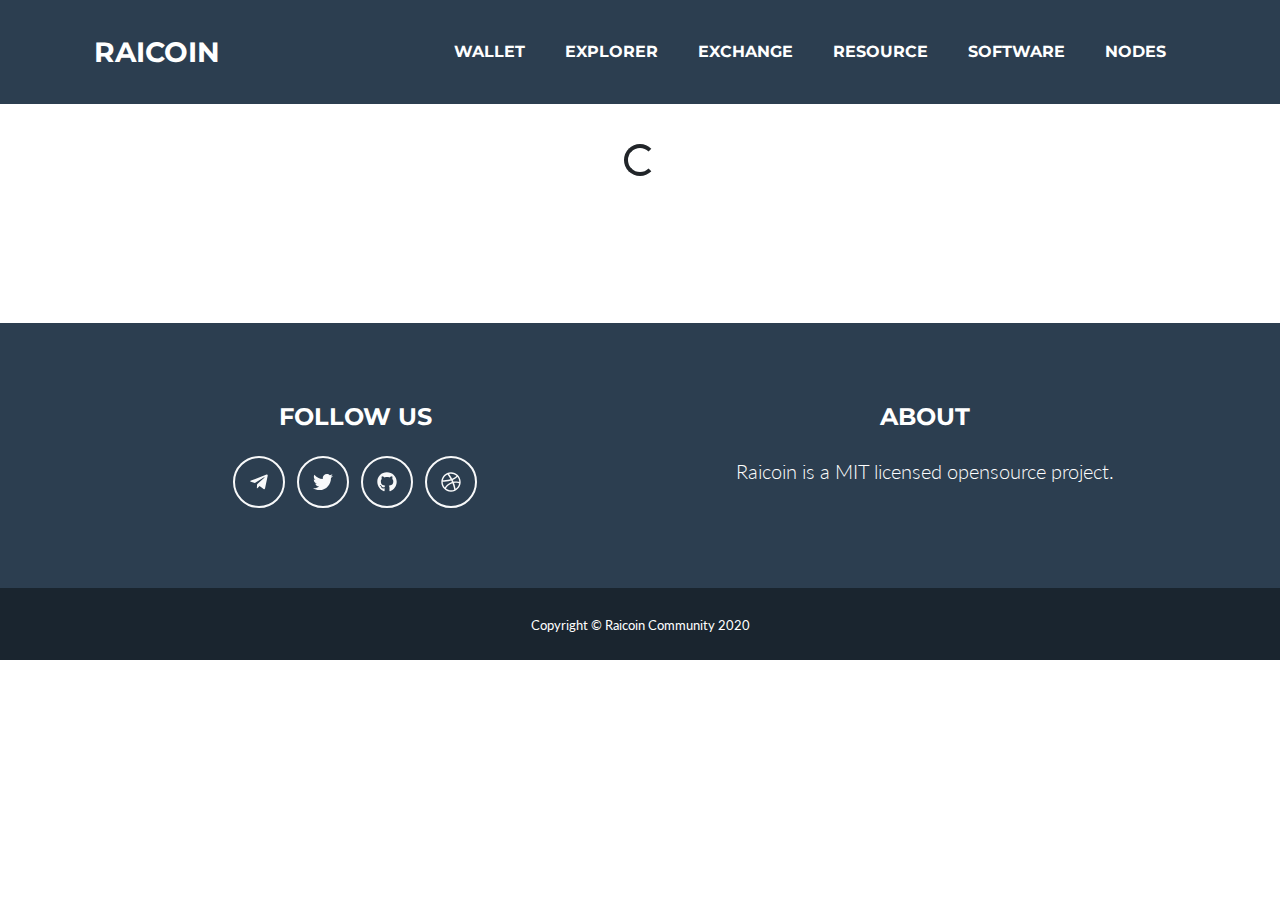
<file: toplist.html>
<!DOCTYPE html>
<html lang="en">

<head>
    <meta charset="utf-8" />
    <meta name="viewport" content="width=device-width, initial-scale=1, shrink-to-fit=no" />
    <meta name="description" content="" />
    <meta name="author" content="" />
    <title>Online Statistics and Expected Daily Airdrop - Raicoin</title>
    <!-- Favicon-->
    <link rel="icon" type="image/png" href="assets/img/favicon.png" />
    <!-- Font Awesome icons (free version)-->
    <script src="js/fontawesome/v5.13.0/all.js"></script>
    <!-- Google fonts-->
    <link href="https://fonts.googleapis.com/css?family=Montserrat:400,700" rel="stylesheet" type="text/css" />
    <link href="https://fonts.googleapis.com/css?family=Lato:400,700,400italic,700italic" rel="stylesheet"
        type="text/css" />
    <!-- Core theme CSS (includes Bootstrap)-->
    <link href="css/styles.css" rel="stylesheet" />
</head>

<body id="page-top">
    <!-- Navigation-->
    <nav class="navbar navbar-expand-lg bg-secondary text-uppercase fixed-top" id="mainNav">
        <div class="container">
            <a class="navbar-brand js-scroll-trigger" href="./index.html">Raicoin</a>
            <button
                class="navbar-toggler navbar-toggler-right text-uppercase font-weight-bold bg-primary text-white rounded"
                type="button" data-toggle="collapse" data-target="#navbarResponsive" aria-controls="navbarResponsive"
                aria-expanded="false" aria-label="Toggle navigation">
                Menu
                <i class="fas fa-bars"></i>
            </button>
            <div class="collapse navbar-collapse" id="navbarResponsive">
              <ul class="navbar-nav ml-auto">
                <li class="nav-item mx-0 mx-lg-1"><a class="nav-link py-3 px-0 px-lg-3 rounded js-scroll-trigger"
                    href="https://raiwallet.org/" target="_blank">Wallet</a></li>
                <li class="nav-item mx-0 mx-lg-1"><a class="nav-link py-3 px-0 px-lg-3 rounded js-scroll-trigger"
                    href="./index.html#explorer">Explorer</a></li>
                <li class="nav-item mx-0 mx-lg-1"><a class="nav-link py-3 px-0 px-lg-3 rounded js-scroll-trigger"
                    href="https://pancakeswap.finance/info/token/0x64EF755D5A2627538CAA3Eb62ee07f96f9B608E4" target="_blank">Exchange</a></li>
                <li class="nav-item mx-0 mx-lg-1"><a class="nav-link py-3 px-0 px-lg-3 rounded js-scroll-trigger"
                    href="./index.html#resource">Resource</a></li>
                <li class="nav-item mx-0 mx-lg-1"><a class="nav-link py-3 px-0 px-lg-3 rounded js-scroll-trigger"
                    href="./index.html#software">Software</a></li>
                <li class="nav-item mx-0 mx-lg-1"><a class="nav-link py-3 px-0 px-lg-3 rounded js-scroll-trigger"
                    href="./nodes.html">Nodes</a></li>
              </ul>
            </div>
        </div>
    </nav>
    <!-- Airdrop Section-->
    <section class="page-section">
        <div class="text-center mt-5" id="load">
            <div class="spinner-border" role="status">
                <span class="sr-only">Loading...</span>
            </div>
        </div>

        <div class="text-center mt-5">
          <p id="error" class="d-none"></p>
        </div>
    
       <div class="container mt-3 d-none" id="toplist">
            <table class="table table-striped" >
              <thead>
                <tr>
                    <th scope="col">#</th>
                    <th scope="col">Account</th>
                    <th scope="col">Balance</th>
                    <th scope="col">% of Supply</th>
                </tr>
              </thead>
              <tbody>
              </tbody>
            </table>
        </div>
    </section>

    <!-- Footer-->
    <footer class="footer text-center">
        <div class="container">
            <div class="row">
                <!-- Footer Social Icons-->
                <div class="col-lg-6 mb-5 mb-lg-0">
                    <h4 class="text-uppercase mb-4">Follow us</h4>
                    <a class="btn btn-outline-light btn-social mx-1" href="https://t.me/RaicoinOfficial"><i
                      class="fab fa-fw fa-telegram-plane"></i></a>
                    <a class="btn btn-outline-light btn-social mx-1" href="https://twitter.com/RaicoinC"><i
                        class="fab fa-fw fa-twitter"></i></a>
                <a class="btn btn-outline-light btn-social mx-1" href="https://github.com/raicoincommunity"><i class="fab fa-fw fa-github"></i></a>
                    <a class="btn btn-outline-light btn-social mx-1" href="https://bitcointalk.org/index.php?topic=5188094.0"><i class="fab fa-fw fa-dribbble"></i></a>
          </div>
                <!-- Footer About Text-->
                <div class="col-lg-6">
                    <h4 class="text-uppercase mb-4">About</h4>
                    <p class="lead mb-0">
                        Raicoin is a  MIT licensed opensource project.
                    </p>
                </div>
            </div>
        </div>
    </footer>
    <!-- Copyright Section-->
    <div class="copyright py-4 text-center text-white">
        <div class="container"><small>Copyright © Raicoin Community 2020</small></div>
    </div>
    <!-- Scroll to Top Button (Only visible on small and extra-small screen sizes)-->
    <div class="scroll-to-top d-lg-none position-fixed">
        <a class="js-scroll-trigger d-block text-center text-white rounded" href="#page-top"><i
                class="fa fa-chevron-up"></i></a>
    </div>

    <!-- Bootstrap core JS-->
    <script src="js/jquery/3.5.1/jquery.min.js"></script>
    <script src="js/bootstrap/4.5.0/bootstrap.bundle.min.js"></script>
    <!-- Third party plugin JS-->
    <script src="js/jquery-easing/1.4.1/jquery.easing.min.js"></script>
    <!-- Core theme JS-->
    <script src="js/scripts.js"></script>
    <script src="js/util.js"></script>
    <script src="js/search.js"></script>
    <script>
        $(function(){
          var api = "https://rpc.raicoin.org";

          var toLink = function(value){
            return '<a href="./explorer.html?search=' + value + '">' + value + '</a>';
          };

          var toPercent = function(balance, supply){
            return (100 * balance / supply).toFixed(4);
          };

          var row = function(index, item, supply){
            return '<tr>' +
              '<td>' + index + '</td>' +
              '<td style="font-family: Consolas">' + toLink(item['account']) + '</td>' +
              '<td>' + $.formatInt(item['amount_in_rai'].split(' ')[0].split('.')[0]) + ' RAI</td>' +
              '<td>' + toPercent(item['amount'], supply) + '%</td>' +
              '</tr>';
          };

          var parseResult = function(data){
            $('#load').hide();
            if ('error' in data)
            {
              $('#error').text(data['error']).removeClass("d-none");
              return;
            }

            if (data['count'] == 0)
            {
              $('#error').text('The server returns 0 records').removeClass("d-none");
              return;
            }

            var tbody = $('#toplist tbody');
            for (var i = 0; i < data['list'].length; ++i)
            {
              tbody.append(row(i + 1, data['list'][i], data['supply']));
            }

            $('#load').hide();
            $('#toplist').removeClass('d-none');
          };

          var errorProcess = function(errMsg){
            $('#load').hide();
            $('#error').text("Error: failed to connect api server").removeClass("d-none");
          };

          $.ajax({
              type: "POST",
              url: api,
              data: JSON.stringify({ 'action': 'richlist', 'count': 100 }),
              contentType: "application/json; charset=utf-8",
              dataType: "json",
              success: parseResult,
              failure: errorProcess
            });
      }); 
    </script>
</body>

</html>
</file>
